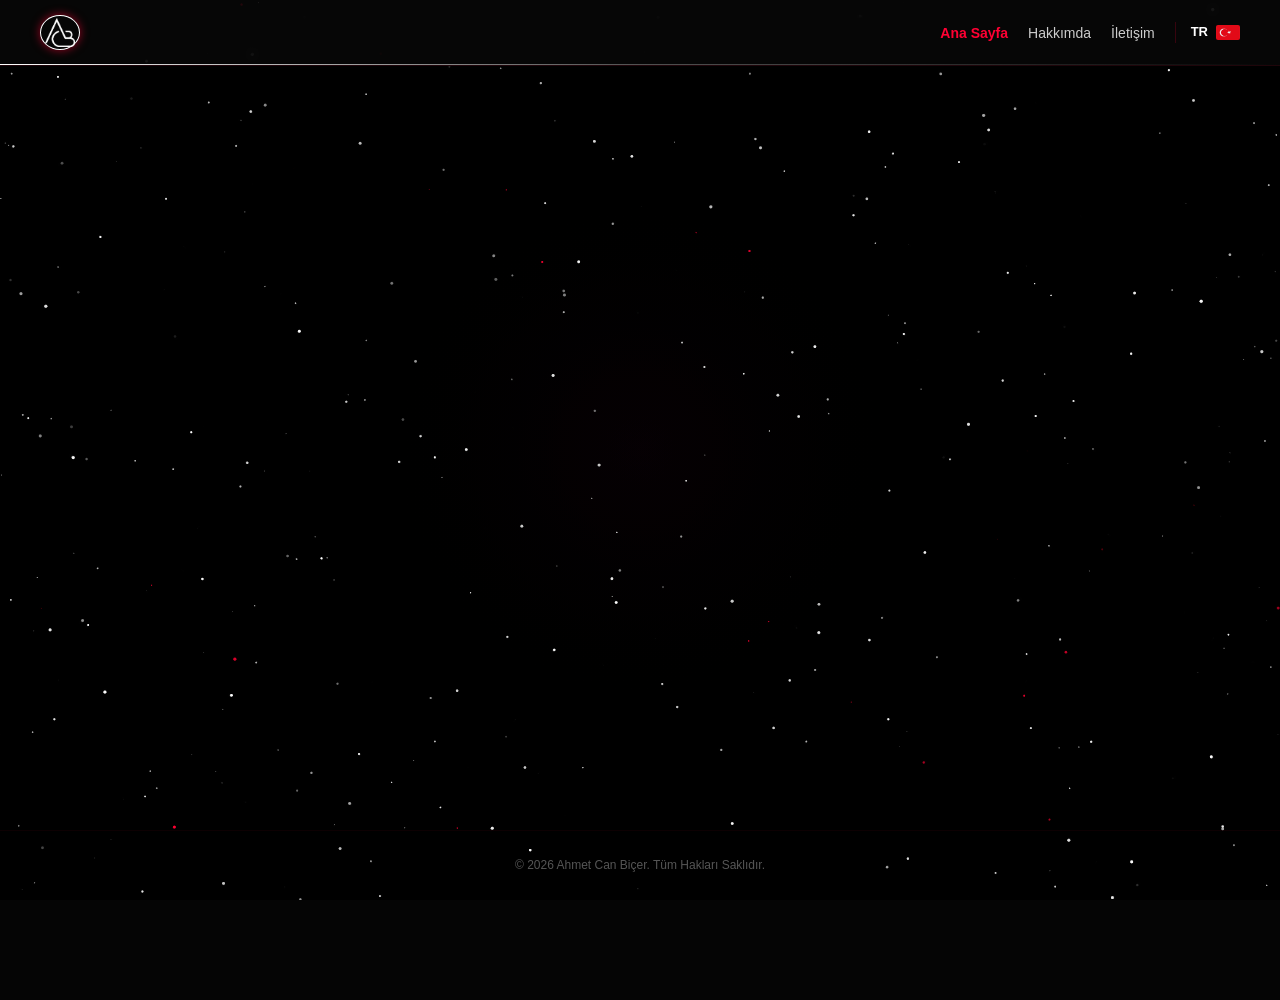
<file: index.html>
<!DOCTYPE html>
<html lang="tr">
<head>
    <meta charset="UTF-8">
    <meta name="viewport" content="width=device-width, initial-scale=1.0">
    <link rel="icon" type="image/png" href="ACB MONOGRAM_SİYAH.png">
    <title>Ahmet Can BİÇER │ Elektronik Teknikeri</title>
    <link rel="stylesheet" href="css-style.css">
    <style>
        * { margin: 0; padding: 0; box-sizing: border-box; }
        body, html { width: 100%; height: 100%; background-color: #050505; color: #ffffff; font-family: 'Segoe UI', Roboto, sans-serif; overflow-x: hidden; }
        
        /* Izgara Efekti */
        body::before { content: ""; position: fixed; top: 0; left: 0; width: 100%; height: 100%; background-image: radial-gradient(rgba(255, 0, 51, 0.05) 1px, transparent 1px); background-size: 30px 30px; z-index: -1; pointer-events: none; }
        
        .navbar { display: flex; justify-content: space-between; align-items: center; padding: 15px 40px; background: rgba(10, 10, 10, 0.6); backdrop-filter: blur(10px); position: fixed; width: 100%; top: 0; z-index: 999; border-bottom: 1px solid rgba(255, 0, 51, 0.1); }
        .navbar-brand { display: flex; align-items: center; padding-right: 15px; border-right: 1px solid rgba(255, 0, 51, 0.1); height: 35px; }
        .nav-links { display: flex; align-items: center; gap: 20px; list-style: none; }
        .nav-links a { color: #cccccc; text-decoration: none; font-size: 14px; font-weight: 500; }
        
        #sarmal-frame { position: fixed; top: 0; left: 0; width: 100%; height: 100%; border: none; background: transparent; z-index: 1; pointer-events: auto; }
        
        .content-layer { position: relative; z-index: 2; display: flex; flex-direction: column; align-items: center; justify-content: center; min-height: 100vh; text-align: center; pointer-events: none; }
        
        @media (max-width: 768px) {
            .navbar { padding: 12px 20px; flex-direction: column; gap: 12px; }
            .navbar-brand { border-right: none; height: auto; }
            .nav-links { gap: 15px; flex-wrap: wrap; justify-content: center; }
            .content-layer { padding-top: 140px; }
        }

        #spaceCanvas {
    position: fixed;
    top: 0;
    left: 0;
    width: 100vw;
    height: 100vh;
    z-index: 1; /* En arkada olması için */
    background: #000;
}
    </style>
</head>
<body>
    <div class="preloader" style="position: fixed; top: 0; left: 0; width: 100%; height: 100%; background: #050505; display: flex; flex-direction: column; justify-content: center; align-items: center; z-index: 9999; transition: opacity 0.6s ease;">
        <div style="position: relative; width: 180px; height: 180px; display: flex; justify-content: center; align-items: center;">
            <div style="position: absolute; width: 100%; height: 100%; border: 3px solid rgba(255, 0, 51, 0.1); border-top: 3px solid #ff0033; border-radius: 50%; animation: spinRing 2s linear infinite;"></div>
            <img src="ACB MONOGRAM_BEYAZ.png" alt="ACB Monogram" style="width: 130px; height: auto; filter: drop-shadow(0 0 20px rgba(255, 0, 51, 0.5)); animation: pulseGlow 2s ease-in-out infinite;">
        </div>
    </div>

    <style>
        @keyframes spinRing { 0% { transform: rotate(0deg); } 100% { transform: rotate(360deg); } }
        @keyframes pulseGlow { 0% { transform: scale(0.95); opacity: 0.7; } 50% { transform: scale(1.05); opacity: 1; } 100% { transform: scale(0.95); opacity: 0.7; } }
    </style>

    <iframe src="animasyon.html" style="position: fixed; top: 0; left: 0; width: 100%; height: 100%; border: none; z-index: 1; pointer-events: none;"></iframe>

    <div class="content-layer">
      <nav class="navbar" style="pointer-events: auto;">
            <div class="navbar-brand" style="border: 1px solid #ffffff; border-radius: 50%; padding: 4px; box-shadow: 0 0 10px rgba(255, 0, 51, 0.6);">
                <img src="ACB MONOGRAM_BEYAZ.png" alt="ACB Logo" style="width: 30px; height: auto; display: block;">
            </div>
            <ul class="nav-links">
                <li><a href="index.html" style="color: #ff0033; font-weight: 600;">Ana Sayfa</a></li>
                <li><a href="hakkimda.html">Hakkımda</a></li>
                <li><a href="iletisim.html">İletişim</a></li>
                <li style="display: flex; align-items: center; gap: 8px; padding-left: 15px; border-left: 1px solid rgba(255, 0, 51, 0.2);">
                    <span style="font-size: 13px; font-weight: 700; color: #ffffff;">TR</span>
                    <img src="turk-bayraki.png" alt="Türk Bayrağı" style="width: 24px; height: auto; display: block; border-radius: 2px;">
                </li>
            </ul>
        </nav>
    </div>

    <footer style="position: fixed; bottom: 0; left: 0; padding: 25px; text-align: center; color: #555; font-size: 12px; width: 100%; border-top: 1px solid rgba(255, 0, 51, 0.05); z-index: 10; pointer-events: none;">&copy; 2026 Ahmet Can Biçer. Tüm Hakları Saklıdır.</footer>

    <script>
        const preloader = document.querySelector('.preloader');
        const isPageRefreshed = performance.getEntriesByType("navigation")[0]?.type === "reload";
        if (isPageRefreshed) { window.addEventListener('load', () => { setTimeout(() => { preloader.style.opacity = '0'; setTimeout(() => preloader.style.display = 'none', 600); }, 3000); }); } else { preloader.style.display = 'none'; }
    </script>

</body>
</html>
</file>
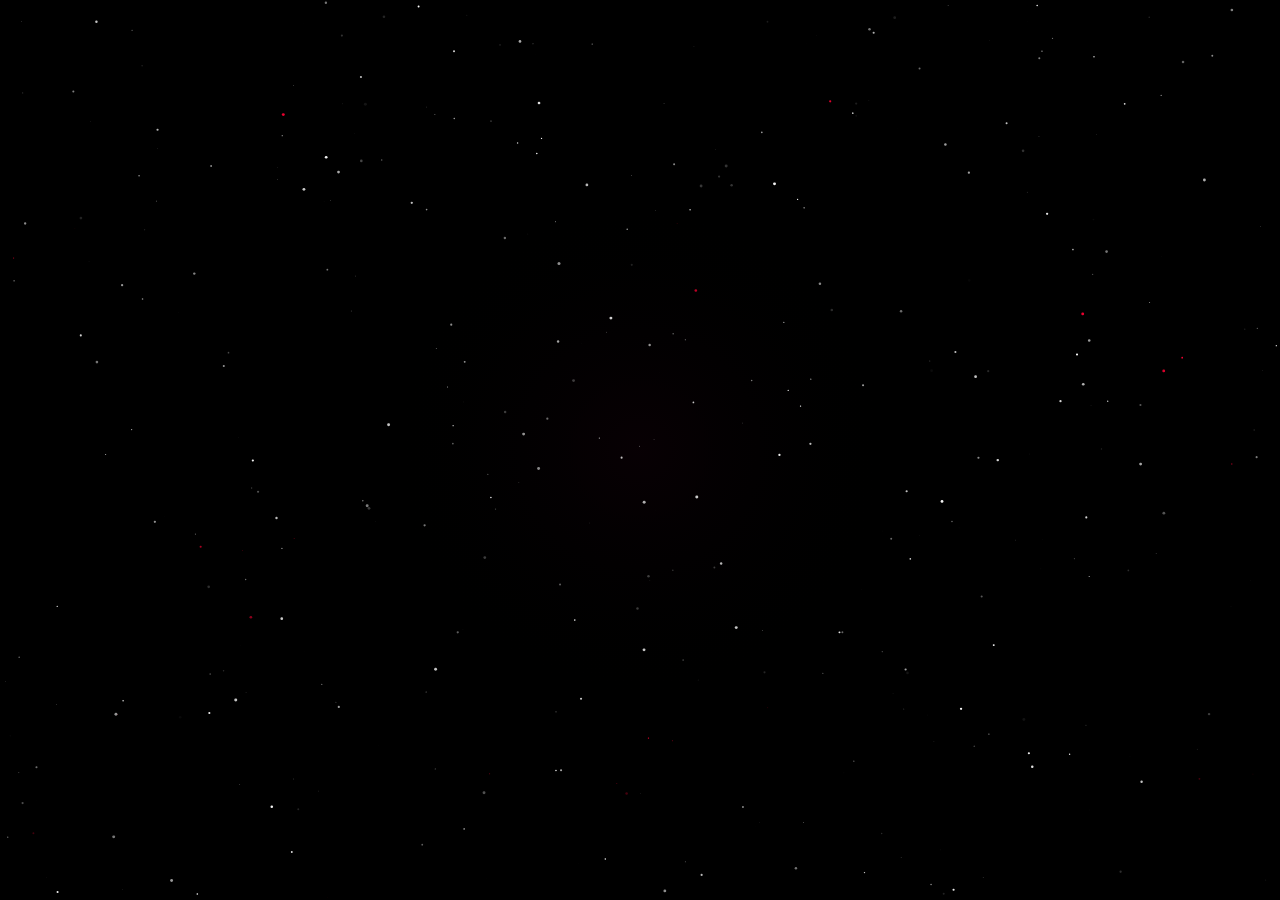
<file: animasyon.html>
<!DOCTYPE html>
<html>
<head>
    <style>
        body { margin: 0; background: #000; overflow: hidden; }
        #spaceCanvas { display: block; }
    </style>
</head>
<body>
    <canvas id="spaceCanvas"></canvas>
    <script>
        const canvas = document.getElementById('spaceCanvas');
        const ctx = canvas.getContext('2d');
        canvas.width = window.innerWidth;
        canvas.height = window.innerHeight;

        // Yıldızları oluştur ve her birine kayma (drift) hızı ver
        const stars = Array.from({length: 400}, () => ({
            x: Math.random() * canvas.width,
            y: Math.random() * canvas.height,
            size: Math.random() * 1.5,
            opacity: Math.random(),
            color: Math.random() > 0.9 ? '#ff0033' : '#ffffff',
            driftX: (Math.random() - 0.5) * 0.2, // X yönünde yavaş kayma
            driftY: (Math.random() - 0.5) * 0.2  // Y yönünde yavaş kayma
        }));

        function animate() {
            ctx.fillStyle = "#000"; 
            ctx.fillRect(0, 0, canvas.width, canvas.height);
            
            // Karadelik Merkezi (Sabit)
            let grad = ctx.createRadialGradient(canvas.width/2, canvas.height/2, 0, canvas.width/2, canvas.height/2, 250);
            grad.addColorStop(0, 'rgba(10, 0, 5, 0.8)'); 
            grad.addColorStop(1, 'transparent');
            ctx.fillStyle = grad; 
            ctx.fillRect(0, 0, canvas.width, canvas.height);

            // Yıldızları güncelle ve çiz
            stars.forEach(s => {
                // Sadece kayma hareketini uygula
                s.x += s.driftX;
                s.y += s.driftY;

                // Ekran sınırlarında döngü
                if (s.x < 0) s.x = canvas.width; if (s.x > canvas.width) s.x = 0;
                if (s.y < 0) s.y = canvas.height; if (s.y > canvas.height) s.y = 0;

                ctx.fillStyle = s.color;
                ctx.globalAlpha = s.opacity;
                ctx.beginPath();
                ctx.arc(s.x, s.y, s.size, 0, Math.PI * 2);
                ctx.fill();
            });
            requestAnimationFrame(animate);
        }
        animate();
    </script>
</body>
</html>
</file>
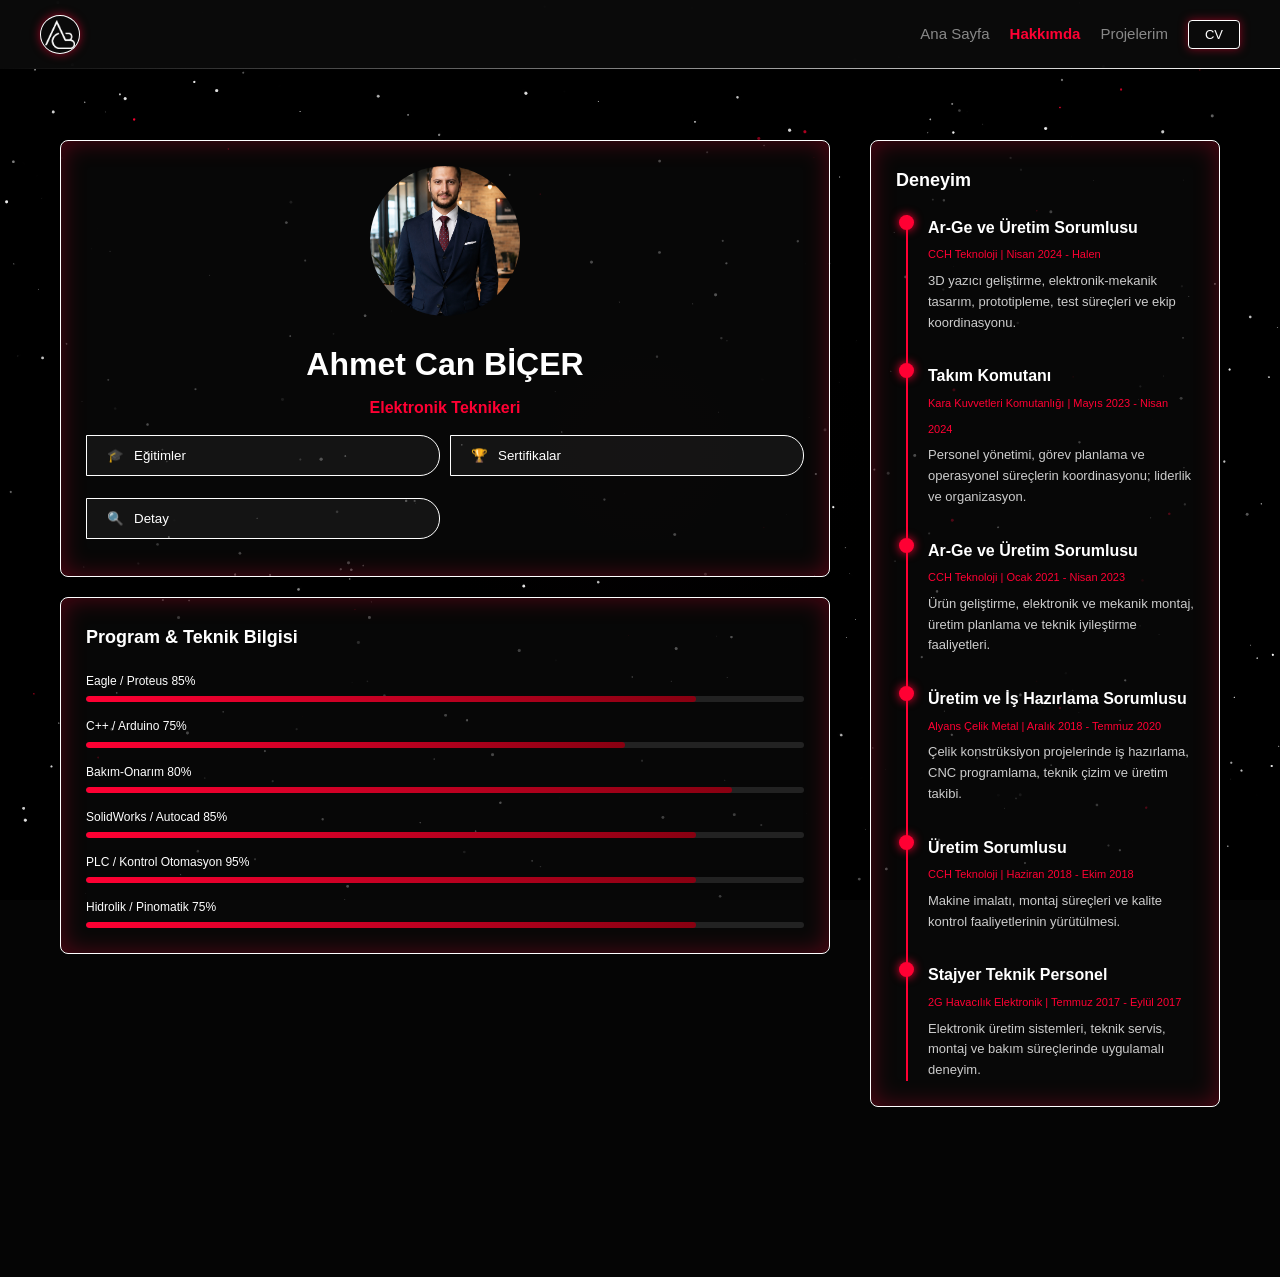
<file: hakkimda.html>
<!DOCTYPE html>
<html lang="tr">
<head>
    <meta charset="UTF-8">
    <meta name="viewport" content="width=device-width, initial-scale=1.0">
    <link rel="icon" type="image/png" href="ACB MONOGRAM_SİYAH.png">
    <title>Hakkımda │ Ahmet Can BİÇER</title>
    <link rel="stylesheet" href="css-style.css">
    <style>
        * { margin: 0; padding: 0; box-sizing: border-box; }
        body { background-color: #050505; color: #ffffff; font-family: 'Segoe UI', Roboto, sans-serif; overflow-x: hidden; min-height: 100vh; padding-bottom: 70px; }
        body::before { content: ""; position: fixed; top: 0; left: 0; width: 100%; height: 100%; background-image: radial-gradient(rgba(255, 255, 255, 0.1) 1px, transparent 1px); background-size: 60px 60px; z-index: -1; }

        .navbar { display: flex; justify-content: space-between; align-items: center; padding: 15px 40px; background: rgba(11, 11, 11, 0.95); backdrop-filter: blur(10px); position: fixed; width: 100%; top: 0; z-index: 999; }
        .navbar::after { content: ""; position: absolute; bottom: 0; left: 0; width: 100%; height: 1px; background: linear-gradient(to left, #ffffff, transparent); }
        
        .info-card { background: rgba(11, 11, 11, 0.7); border: 1px solid #ffffff; padding: 25px; border-radius: 8px; margin-bottom: 20px; box-shadow: inset 0 0 25px rgba(255, 0, 51, 0.3); }
        
        .skill-bar-fill { height: 100%; background: linear-gradient(to right, #ff0033, #880011); border-radius: 10px; }
        .edu-btn { background: rgba(255,255,255,0.05); border: 1px solid #ffffff; color: #fff; padding: 12px 20px; width: 100%; cursor: pointer; margin-bottom: 12px; transition: all 0.3s ease; text-align: left; border-radius: 0 20px 20px 0; display: flex; align-items: center; gap: 10px; }
        .edu-btn:hover { background: #ff0033; border-color: #ff0033; transform: scale(1.02); }

        footer { position: fixed; bottom: 0; width: 100%; padding: 20px; text-align: center; color: #555; font-size: 12px; background: rgba(10, 10, 10, 0.95); }
        footer::before { content: ""; position: absolute; top: 0; left: 0; width: 100%; height: 1px; background: linear-gradient(to left, #ffffff, transparent); }
   
  /* Genel mobil düzenleme */
    @media (max-width: 768px) {
        /* İçerik taşıyıcıyı esnet */
        .container {
            display: block !important; /* Grid'i kapat, blok yap */
            width: 90% !important;
            margin: 0 auto !important;
        }

        /* Tüm kutuları tam genişliğe zorla */
        .left-box, .right-box {
            width: 100% !important;
            margin-bottom: 20px !important;
        }

        /* Yazıların taşmasını engelle */
        body {
            overflow-x: hidden;
            width: 100vw;
        }
    }
   </style>
</head>
<body>

    <nav class="navbar">
        <div class="navbar-brand" style="border: 1px solid #ffffff; border-radius: 50%; padding: 4px; box-shadow: 0 0 10px rgba(255, 0, 51, 0.6);">
            <img src="ACB MONOGRAM_BEYAZ.png" style="width: 30px; display: block;">
        </div>
        <ul class="nav-links" style="display: flex; gap: 20px; list-style: none; align-items: center;">
            <li><a href="index.html" style="color: #888; text-decoration: none;">Ana Sayfa</a></li>
            <li><a href="#" style="color: #ff0033; font-weight: 700; text-decoration: none;">Hakkımda</a></li>
            <li><a href="projelerim.html" style="color: #888; text-decoration: none;">Projelerim</a></li>
            <li><a href="cv.pdf" target="_blank" style="color: #ffffff; border: 1px solid #ffffff; padding: 6px 16px; border-radius: 4px; text-decoration: none; font-size: 13px; box-shadow: 0 0 10px rgba(255, 0, 51, 0.5);">CV</a></li>
        </ul>
    </nav>

<main style="max-width: 1200px; margin: 0 auto; padding: 140px 20px 80px 20px; display: grid; grid-template-columns: 1fr 350px; gap: 40px;">
    
    <!-- SAĞ TARAF ARTIK SOLA GEÇTİ -->
    <div class="right-col">
        <div class="info-card" style="text-align: center;">
            <img src="anasayfa_fotograf.jpeg" style="width: 150px; height: 150px; border-radius: 50%; object-fit: cover; margin-bottom: 15px;">
            <h1 style="margin-bottom: 5px; color: #fff;">Ahmet Can BİÇER</h1>
            <p style="color: #ff0033; font-weight: 600; margin-bottom: 15px;">Elektronik Teknikeri</p>
            
            <div style="display: grid; grid-template-columns: 1fr 1fr; gap: 10px;">
                <button class="edu-btn"><span>🎓</span> Eğitimler</button>
                <button class="edu-btn"><span>🏆</span> Sertifikalar</button>
                <button class="edu-btn"><span>🔍</span> Detay</button>
            </div>
        </div>

        <div class="info-card">
            <h2 style="color: #ffffff; margin-bottom: 20px; font-size: 18px;">Program & Teknik Bilgisi</h2>
                <div class="skill-item"><div class="skill-info" style="color:#fff; font-size:12px; margin-bottom:5px;">Eagle / Proteus <span>85%</span></div><div class="skill-bar-bg" style="background:#222; height:6px; border-radius:10px; overflow:hidden;"><div class="skill-bar-fill" style="width: 85%; height: 100%;"></div></div></div>
                <div class="skill-item" style="margin-top:15px;"><div class="skill-info" style="color:#fff; font-size:12px; margin-bottom:5px;">C++ / Arduino <span>75%</span></div><div class="skill-bar-bg" style="background:#222; height:6px; border-radius:10px; overflow:hidden;"><div class="skill-bar-fill" style="width: 75%; height: 100%;"></div></div></div>
                <div class="skill-item" style="margin-top:15px;"><div class="skill-info" style="color:#fff; font-size:12px; margin-bottom:5px;">Bakım-Onarım <span>80%</span></div><div class="skill-bar-bg" style="background:#222; height:6px; border-radius:10px; overflow:hidden;"><div class="skill-bar-fill" style="width: 90%; height: 100%;"></div></div></div>
                <div class="skill-item" style="margin-top:15px;"><div class="skill-info" style="color:#fff; font-size:12px; margin-bottom:5px;">SolidWorks / Autocad <span>85%</span></div><div class="skill-bar-bg" style="background:#222; height:6px; border-radius:10px; overflow:hidden;"><div class="skill-bar-fill" style="width: 85%; height: 100%;"></div></div></div>
                <div class="skill-item" style="margin-top:15px;"><div class="skill-info" style="color:#fff; font-size:12px; margin-bottom:5px;">PLC / Kontrol Otomasyon <span>95%</span></div><div class="skill-bar-bg" style="background:#222; height:6px; border-radius:10px; overflow:hidden;"><div class="skill-bar-fill" style="width: 85%; height: 100%;"></div></div></div>
                <div class="skill-item" style="margin-top:15px;"><div class="skill-info" style="color:#fff; font-size:12px; margin-bottom:5px;">Hidrolik / Pinomatik <span>75%</span></div><div class="skill-bar-bg" style="background:#222; height:6px; border-radius:10px; overflow:hidden;"><div class="skill-bar-fill" style="width: 85%; height: 100%;"></div></div></div>
            </div>
    </div>

    <!-- SOL TARAF ARTIK SAĞA GEÇTİ -->
    <div class="left-col">
        <div class="info-card">
            <h2 style="color: #ffffff; margin-bottom: 20px; font-size: 18px;">Deneyim</h2>
            <div style="border-left: 2px solid #ff0033; margin-left: 10px; padding-left: 20px;">
   <!-- Deneyim 1 -->
        <div style="margin-bottom: 30px; position: relative;">
            <div style="position: absolute; left: -29px; top: 0; width: 15px; height: 15px; background: #ff0033; border-radius: 50%; box-shadow: 0 0 10px #ff0033;"></div>
            <h4 style="color: #fff;">Ar-Ge ve Üretim Sorumlusu</h4>
            <span style="font-size: 11px; color: #ff0033;">CCH Teknoloji | Nisan 2024 - Halen</span>
            <p style="font-size: 13px; color: #ccc; margin-top: 5px;">3D yazıcı geliştirme, elektronik-mekanik tasarım, prototipleme, test süreçleri ve ekip koordinasyonu.</p>
        </div>

        <!-- Deneyim 2 -->
        <div style="margin-bottom: 30px; position: relative;">
            <div style="position: absolute; left: -29px; top: 0; width: 15px; height: 15px; background: #ff0033; border-radius: 50%; box-shadow: 0 0 10px #ff0033;"></div>
            <h4 style="color: #fff;">Takım Komutanı</h4>
            <span style="font-size: 11px; color: #ff0033;">Kara Kuvvetleri Komutanlığı | Mayıs 2023 - Nisan 2024</span>
            <p style="font-size: 13px; color: #ccc; margin-top: 5px;">Personel yönetimi, görev planlama ve operasyonel süreçlerin koordinasyonu; liderlik ve organizasyon.</p>
        </div>

        <!-- Deneyim 3 -->
        <div style="margin-bottom: 30px; position: relative;">
            <div style="position: absolute; left: -29px; top: 0; width: 15px; height: 15px; background: #ff0033; border-radius: 50%; box-shadow: 0 0 10px #ff0033;"></div>
            <h4 style="color: #fff;">Ar-Ge ve Üretim Sorumlusu</h4>
            <span style="font-size: 11px; color: #ff0033;">CCH Teknoloji | Ocak 2021 - Nisan 2023</span>
            <p style="font-size: 13px; color: #ccc; margin-top: 5px;">Ürün geliştirme, elektronik ve mekanik montaj, üretim planlama ve teknik iyileştirme faaliyetleri.</p>
        </div>

        <!-- Deneyim 4 -->
        <div style="margin-bottom: 30px; position: relative;">
            <div style="position: absolute; left: -29px; top: 0; width: 15px; height: 15px; background: #ff0033; border-radius: 50%; box-shadow: 0 0 10px #ff0033;"></div>
            <h4 style="color: #fff;">Üretim ve İş Hazırlama Sorumlusu</h4>
            <span style="font-size: 11px; color: #ff0033;">Alyans Çelik Metal | Aralık 2018 - Temmuz 2020</span>
            <p style="font-size: 13px; color: #ccc; margin-top: 5px;">Çelik konstrüksiyon projelerinde iş hazırlama, CNC programlama, teknik çizim ve üretim takibi.</p>
        </div>

        <!-- Deneyim 5 -->
        <div style="margin-bottom: 30px; position: relative;">
            <div style="position: absolute; left: -29px; top: 0; width: 15px; height: 15px; background: #ff0033; border-radius: 50%; box-shadow: 0 0 10px #ff0033;"></div>
            <h4 style="color: #fff;">Üretim Sorumlusu</h4>
            <span style="font-size: 11px; color: #ff0033;">CCH Teknoloji | Haziran 2018 - Ekim 2018</span>
            <p style="font-size: 13px; color: #ccc; margin-top: 5px;">Makine imalatı, montaj süreçleri ve kalite kontrol faaliyetlerinin yürütülmesi.</p>
        </div>

        <!-- Deneyim 6 -->
        <div style="margin-bottom: 0; position: relative;">
            <div style="position: absolute; left: -29px; top: 0; width: 15px; height: 15px; background: #ff0033; border-radius: 50%; box-shadow: 0 0 10px #ff0033;"></div>
            <h4 style="color: #fff;">Stajyer Teknik Personel</h4>
            <span style="font-size: 11px; color: #ff0033;">2G Havacılık Elektronik | Temmuz 2017 - Eylül 2017</span>
            <p style="font-size: 13px; color: #ccc; margin-top: 5px;">Elektronik üretim sistemleri, teknik servis, montaj ve bakım süreçlerinde uygulamalı deneyim.</p>
        </div>

    </div>
</div>

    

</main>

<!-- Animasyon Arka Planı -->
    <iframe src="animasyon.html" style="position: fixed; top: 0; left: 0; width: 100%; height: 100%; border: none; z-index: -1; pointer-events: none;"></iframe>

  
</body>
</html>
</file>
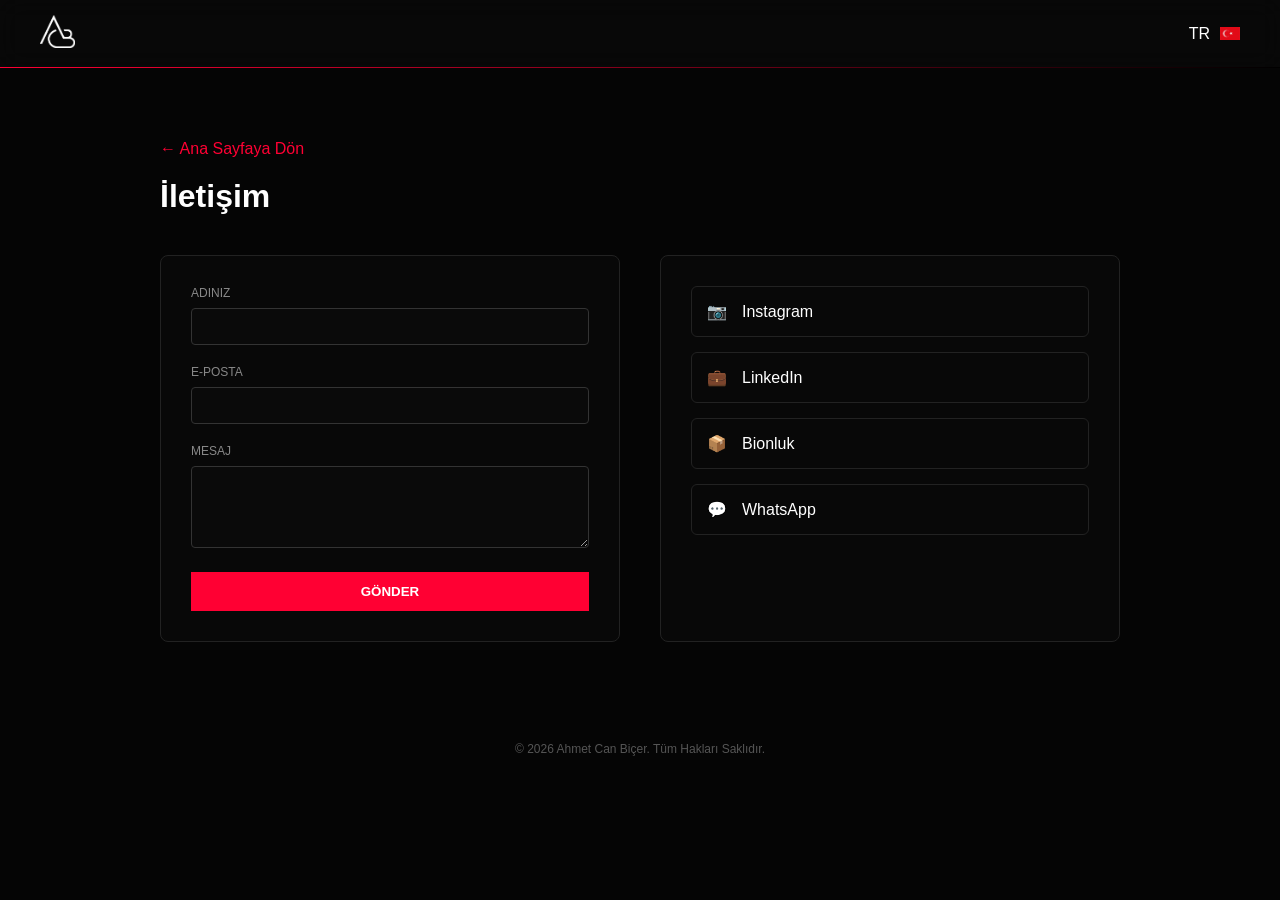
<file: iletisim.html>
<!DOCTYPE html>
<html lang="tr">
<head>
    <meta charset="UTF-8">
    <meta name="viewport" content="width=device-width, initial-scale=1.0">
    <link rel="icon" type="image/png" href="ACB MONOGRAM_SİYAH.png">
    <title>İletişim │ Ahmet Can BİÇER</title>
    <style>
        * { margin: 0; padding: 0; box-sizing: border-box; }
        body { background-color: #050505; color: #ffffff; font-family: 'Segoe UI', Roboto, sans-serif; }
        
        /* Navbar ve Çizgi */
        .navbar { display: flex; justify-content: space-between; align-items: center; padding: 15px 40px; background: rgba(11, 11, 11, 0.6); backdrop-filter: blur(12px); position: fixed; width: 100%; top: 0; z-index: 998; border-bottom: 1px solid transparent; border-image: linear-gradient(to right, #ff0033, #000); border-image-slice: 1; }
        
        .contact-container { max-width: 1000px; margin: 0 auto; padding: 140px 20px 60px 20px; }
        .grid-wrapper { display: grid; grid-template-columns: 1fr 1fr; gap: 40px; margin-top: 40px; }
        
        /* Kutucuklar */
        .box { border: 1px solid #222; padding: 30px; border-radius: 8px; background: rgba(255,255,255,0.01); }
        
        .form-group { margin-bottom: 20px; }
        .form-label { display: block; font-size: 12px; margin-bottom: 8px; color: #888; text-transform: uppercase; }
        .form-input { width: 100%; padding: 10px; background: #0a0a0a; border: 1px solid #333; border-radius: 4px; color: white; }
        
        .btn-submit { width: 100%; padding: 12px; background: #ff0033; color: white; border: none; cursor: pointer; font-weight: bold; }
        
        /* Sağ Kutu Linkler */
        .link-item { display: flex; align-items: center; gap: 15px; padding: 15px; border: 1px solid #222; margin-bottom: 15px; border-radius: 6px; transition: 0.3s; color: white; text-decoration: none; }
        .link-item:hover { border-color: #ff0033; }
        
        footer { padding: 40px; text-align: center; color: #555; font-size: 12px; }

        @media (max-width: 768px) { .grid-wrapper { grid-template-columns: 1fr; } }
    </style>
</head>
<body>

    <nav class="navbar">
        <div class="navbar-brand"><img src="ACB MONOGRAM_BEYAZ.png" alt="Logo" style="width: 35px;"></div>
        <div style="display: flex; align-items: center; gap: 10px;"><span>TR</span> <img src="turk-bayraki.png" style="width: 20px;"></div>
    </nav>

    <main class="contact-container">
        <a href="index.html" style="color: #ff0033; text-decoration: none;">&larr; Ana Sayfaya Dön</a>
        <h1 style="margin: 20px 0;">İletişim</h1>
        
        <div class="grid-wrapper">
            <div class="box">
                <form>
                    <div class="form-group"><label class="form-label">Adınız</label><input type="text" class="form-input"></div>
                    <div class="form-group"><label class="form-label">E-Posta</label><input type="email" class="form-input"></div>
                    <div class="form-group"><label class="form-label">Mesaj</label><textarea rows="4" class="form-input"></textarea></div>
                    <button type="submit" class="btn-submit">GÖNDER</button>
                </form>
            </div>

            <div class="box">
                <a href="#" class="link-item"><span>📷</span> Instagram</a>
                <a href="#" class="link-item"><span>💼</span> LinkedIn</a>
                <a href="#" class="link-item"><span>📦</span> Bionluk</a>
                <a href="#" class="link-item"><span>💬</span> WhatsApp</a>
            </div>
        </div>
    </main>

    <footer>&copy; 2026 Ahmet Can Biçer. Tüm Hakları Saklıdır.</footer>

</body>
</html>
</file>
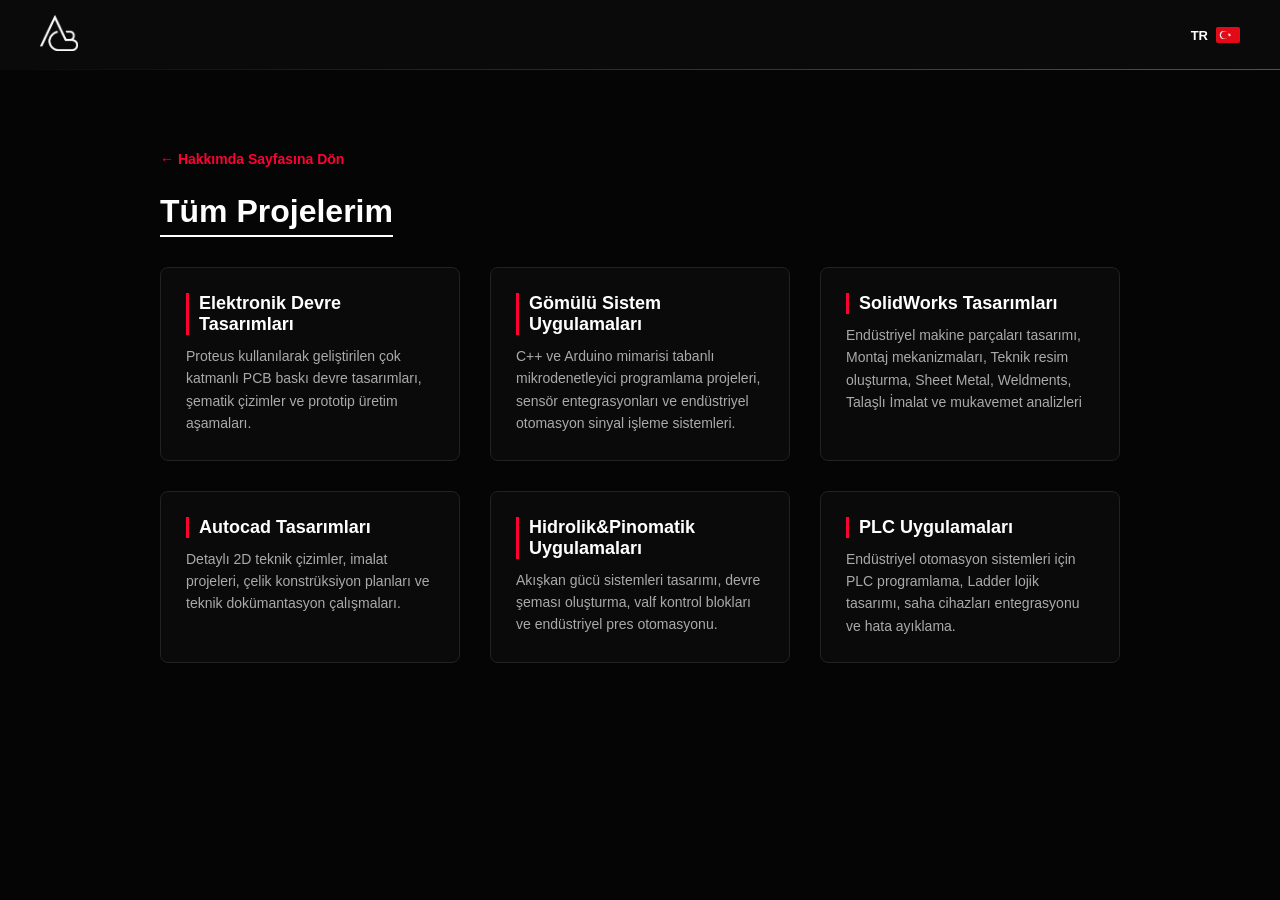
<file: projelerim.html>
<!DOCTYPE html>
<html lang="tr">
<head>
    <meta charset="UTF-8">
    <meta name="viewport" content="width=device-width, initial-scale=1.0">
    <link rel="icon" type="image/png" href="ACB MONOGRAM_SİYAH.png">
    <title>Projelerim │ Ahmet Can BİÇER</title>
    <style>
        * { margin: 0; padding: 0; box-sizing: border-box; }
        body { background-color: #050505; color: #ffffff; font-family: 'Segoe UI', Roboto, sans-serif; overflow-x: hidden; }
        
       /* Navbar ve Çizgi */
        .navbar { display: flex; justify-content: space-between; align-items: center; padding: 15px 40px; background: rgba(11, 11, 11, 0.95); backdrop-filter: blur(10px); position: fixed; width: 100%; top: 0; z-index: 999; }
        .navbar::after { content: ""; position: absolute; bottom: 0; left: 0; width: 100%; height: 1px; background: linear-gradient(to left, #ff0033, transparent); }
        
        /* Container'a daha fazla üst boşluk vererek navbar'ın altına düşmesini sağla */
    .project-container { 
        max-width: 1000px; 
        margin: 0 auto; 
        padding-top: 150px; /* Burayı biraz artırdık (140->150) */
        padding-bottom: 60px;
        padding-left: 20px;
        padding-right: 20px;
        min-height: 100vh;
        box-sizing: border-box;
    }

        /* Proje Kartları (Hakkımda ile uyumlu çerçeve) */
        .projects-grid { display: grid; grid-template-columns: repeat(auto-fit, minmax(300px, 1fr)); gap: 30px; margin-top: 30px; }
        .project-card { 
            background: rgba(255,255,255,0.02); 
            border: 1px solid #222; 
            padding: 25px; 
            border-radius: 8px; 
            transition: 0.3s;
        }
        .project-card:hover { border-color: #ff0033; }
        .project-card h3 { color: #ffffff; margin-bottom: 10px; font-size: 18px; border-left: 3px solid #ff0033; padding-left: 10px; }

        @media (max-width: 768px) {
            .navbar { padding: 12px 20px !important; }
            .projects-grid { grid-template-columns: 1fr; }
        }
    </style>
</head>
<body>

    <nav class="navbar">
        <div class="navbar-brand">
            <img src="ACB MONOGRAM_BEYAZ.png" alt="ACB Logo" style="width: 38px;">
        </div>
        <div style="display: flex; align-items: center; gap: 8px;">
            <span style="font-size: 13px; font-weight: 700;">TR</span>
            <img src="turk-bayraki.png" alt="TR" style="width: 24px; border-radius: 2px;">
        </div>
    </nav>

    <main class="project-container">
        <!-- Kırmızı Dönüş Linki -->
        <div style="margin-bottom: 25px;">
            <a href="hakkimda.html" style="color: #ff0033; text-decoration: none; font-size: 14px; font-weight: 600; display: inline-flex; align-items: center; gap: 5px;">&larr; Hakkımda Sayfasına Dön</a>
        </div>
        
        <h1 style="font-size: 32px; font-weight: 800; color: #ffffff; border-bottom: 2px solid #ffffff; display: inline-block; padding-bottom: 5px;">Tüm Projelerim</h1>
        
        <div class="projects-grid">
            <div class="project-card">
                <h3>Elektronik Devre Tasarımları</h3>
                <p style="color: #aaaaaa; font-size: 14px; line-height: 1.6;">Proteus kullanılarak geliştirilen çok katmanlı PCB baskı devre tasarımları, şematik çizimler ve prototip üretim aşamaları.</p>
            </div>
            <div class="project-card">
                <h3>Gömülü Sistem Uygulamaları</h3>
                <p style="color: #aaaaaa; font-size: 14px; line-height: 1.6;">C++ ve Arduino mimarisi tabanlı mikrodenetleyici programlama projeleri, sensör entegrasyonları ve endüstriyel otomasyon sinyal işleme sistemleri.</p>
            </div>
            <div class="project-card">
                <h3>SolidWorks Tasarımları</h3>
                <p style="color: #aaaaaa; font-size: 14px; line-height: 1.6;">Endüstriyel makine parçaları tasarımı, Montaj mekanizmaları, Teknik resim oluşturma, Sheet Metal, Weldments, Talaşlı İmalat ve mukavemet analizleri</p>
            </div>
            <div class="project-card">
                <h3>Autocad Tasarımları</h3>
                <p style="color: #aaaaaa; font-size: 14px; line-height: 1.6;">Detaylı 2D teknik çizimler, imalat projeleri, çelik konstrüksiyon planları ve teknik dokümantasyon çalışmaları.</p>
            </div>
            <div class="project-card">
                <h3>Hidrolik&Pinomatik Uygulamaları</h3>
                <p style="color: #aaaaaa; font-size: 14px; line-height: 1.6;">Akışkan gücü sistemleri tasarımı, devre şeması oluşturma, valf kontrol blokları ve endüstriyel pres otomasyonu.</p>
            </div>
            <div class="project-card">
                <h3>PLC Uygulamaları</h3>
                <p style="color: #aaaaaa; font-size: 14px; line-height: 1.6;">Endüstriyel otomasyon sistemleri için PLC programlama, Ladder lojik tasarımı, saha cihazları entegrasyonu ve hata ayıklama.</p>
            </div>
        </div>
    </main>

</body>
</html>
</file>
<file: css-style.css>
/* ==========================================
   1. ELİT SİYAH & BEYAZ KONTRAST DEĞİŞKENLERİ
   ========================================== */
:root {
    --bg-mat-black: #0c0c0d;     /* Derin Mat Siyah */
    --bg-darker: #131315;        /* Menü ve Alt Bar İçin Premium Siyah */
    --text-pure-white: #ffffff;  /* Saf Beyaz Yazılar */
    --text-muted-gray: #a1a1aa;  /* Slate Gri */
    --font-main: 'Segoe UI', Tahoma, Geneva, Verdana, sans-serif;
}

* {
    margin: 0;
    padding: 0;
    box-sizing: border-box;
}

body {
    background-color: var(--bg-mat-black);
    color: var(--text-pure-white);
    font-family: var(--font-main);
    line-height: 1.6;
    padding-bottom: 100px; /* Sosyal bar için alt boşluk artırıldı */
}

a {
    color: inherit;
    text-decoration: none;
    transition: all 0.3s ease;
}

/* ==========================================
   FERSAH: 10 SANİYE YANIP SÖNEN LOGO INTROSU
   ========================================== */
.preloader {
    position: fixed;
    top: 0;
    left: 0;
    width: 100%;
    height: 100vh;
    background-color: #000000;
    z-index: 9999;
    display: flex;
    justify-content: center;
    align-items: center;
    animation: fadeOutUp 0.8s cubic-bezier(0.77, 0, 0.175, 1) forwards;
    animation-delay: 10s; 
    pointer-events: none;
}

.preloader-circle {
    width: 220px;
    height: 220px;
    border: 1px solid rgba(255, 255, 255, 0.15);
    border-radius: 50%;
    display: flex;
    flex-direction: column;
    justify-content: center;
    align-items: center;
    padding: 20px;
    opacity: 0;
    transform: scale(0.95);
    animation: 
        circleEntrance 1.2s cubic-bezier(0.16, 1, 0.3, 1) forwards,
        premiumPulse 2.5s ease-in-out infinite alternate;
    animation-delay: 0.2s, 1.2s;
}

.logo-top {
    font-size: 32px;
    font-weight: 500;
    letter-spacing: 6px;
    color: #ffffff;
    line-height: 1;
    margin-bottom: 10px;
}

.logo-bottom {
    font-size: 14px;
    font-weight: 400;
    letter-spacing: 8px;
    color: rgba(255, 255, 255, 0.8);
    text-transform: uppercase;
    line-height: 1;
    text-indent: 8px;
}

@keyframes circleEntrance {
    to { opacity: 1; transform: scale(1); border-color: rgba(255, 255, 255, 0.4); }
}
@keyframes premiumPulse {
    0% { opacity: 0.5; transform: scale(0.98); border-color: rgba(255, 255, 255, 0.2); }
    100% { opacity: 1; transform: scale(1.02); border-color: rgba(255, 255, 255, 0.6); }
}
@keyframes fadeOutUp {
    to { transform: translateY(-100%); }
}

/* ==========================================
   2. NAVİGASYON (MENÜ) VE ŞEKİLLİ ALT ÇİZGİ
   ========================================== */
.navbar {
    display: flex;
    justify-content: space-between;
    align-items: center;
    padding: 15px 8%;
    background-color: var(--bg-darker);
    position: relative;
    z-index: 90;
}

.navbar::after {
    content: "";
    position: absolute;
    bottom: 0;
    left: 0;
    width: 100%;
    height: 1px;
    background: linear-gradient(to right, rgba(255, 255, 255, 1) 0%, rgba(255, 255, 255, 0.3) 50%, rgba(255, 255, 255, 0) 100%);
}

/* Menüdeki Yuvarlak Logo Alanı */
.navbar-brand {
    display: flex;
    align-items: center;
    gap: 15px;
}

.nav-logo-circle {
    width: 65px;
    height: 65px;
    border: 1px solid rgba(255, 255, 255, 0.4);
    border-radius: 50%;
    display: flex;
    flex-direction: column;
    justify-content: center;
    align-items: center;
}

.nav-logo-top {
    font-size: 11px;
    font-weight: 600;
    letter-spacing: 1px;
    color: #fff;
    line-height: 1;
}

.nav-logo-bottom {
    font-size: 5px;
    font-weight: 400;
    letter-spacing: 1.5px;
    color: rgba(255, 255, 255, 0.7);
    line-height: 1;
    margin-top: 2px;
    text-indent: 1px;
}

.brand-text {
    font-size: 14px;
    font-weight: 400;
    letter-spacing: 4px;
    color: var(--text-muted-gray);
    text-transform: uppercase;
    border-left: 1px solid rgba(255, 255, 255, 0.2);
    padding-left: 15px;
}

.nav-links {
    list-style: none;
    display: flex;
    gap: 25px;
    align-items: center;
}

.nav-links a {
    color: var(--text-muted-gray);
    font-weight: 500;
    font-size: 15px;
}

.nav-links a:hover, .nav-links a.active {
    color: var(--text-pure-white);
}

.cv-btn {
    border: 1px solid rgba(255, 255, 255, 0.3);
    padding: 6px 14px;
    border-radius: 4px;
    font-size: 14px !important;
}
.cv-btn:hover {
    background-color: var(--text-pure-white);
    color: var(--bg-mat-black) !important;
}

/* ==========================================
   3. ANA SAYFA SİNEMATİK TEKNOLOJİ VİTRİNİ
   ========================================== */
.container {
    max-width: 1400px;
    margin: 40px auto;
    padding: 0 40px;
}

.showcase-wrapper {
    width: 100%;
    display: flex;
    flex-direction: column;
    align-items: center;
    justify-content: center;
    min-height: 65vh;
}

/* Sürekli Dönen Animasyon / GIF Kutusu */
.tech-video-container {
    width: 100%;
    max-width: 950px;
    height: 480px;
    background-color: #000;
    border: 1px solid rgba(255, 255, 255, 0.1);
    border-radius: 6px;
    overflow: hidden;
    box-shadow: 0 25px 60px rgba(0, 0, 0, 0.8);
    margin-bottom: 30px;
    position: relative;
}

.tech-video-container img {
    width: 100%;
    height: 100%;
    object-fit: cover; /* Videonun/Gifin alanı tam kaplaması için */
}

.showcase-text {
    font-size: 13px;
    text-transform: uppercase;
    letter-spacing: 6px;
    color: var(--text-muted-gray);
    text-align: center;
    margin-bottom: 10px;
}

/* ==========================================
   4. EN ALTAKİ SOSYAL MEDYA İKON BARI
   ========================================== */
.social-footer-bar {
    display: flex;
    justify-content: center;
    align-items: center;
    gap: 35px;
    padding: 25px;
    background-color: var(--bg-darker);
    position: fixed;
    bottom: 0;
    width: 100%;
    z-index: 80;
}

.social-footer-bar::before {
    content: "";
    position: absolute;
    top: 0;
    left: 0;
    width: 100%;
    height: 1px;
    background: linear-gradient(to right, rgba(255, 255, 255, 0) 0%, rgba(255, 255, 255, 0.15) 50%, rgba(255, 255, 255, 0) 100%);
}

.social-icon-link {
    display: flex;
    align-items: center;
    justify-content: center;
    width: 24px;
    height: 24px;
    opacity: 0.6;
    transition: all 0.3s ease;
}

.social-icon-link:hover {
    opacity: 1;
    transform: translateY(-3px);
}

.social-icon-link svg {
    width: 100%;
    height: 100%;
    fill: var(--text-pure-white); /* Logoların saf beyaz görünmesi için */
}

/* Mobil Uyum */
@media (max-width: 768px) {
    .tech-video-container { height: 280px; }
    .brand-text { display: none; } /* Mobilde yan yazıyı gizler */
}



/* ==========================================
   5. HAKKIMDA SAYFASI (ORİJİNAL KİLİTLİ DÜZEN)
   ========================================== */
.hero {
    display: flex;
    flex-direction: row;
    justify-content: space-between;
    align-items: center;
    gap: 110px;
    min-height: 50vh;
    margin-bottom: 60px;
}

.hero h1 {
    font-size: 48px;
    margin-bottom: 15px;
}

.hero p {
    font-size: 20px;
    color: var(--text-muted-gray);
    margin-bottom: 30px;
    max-width: 600px;
}

.hero-photo-wrapper {
    flex: 0 0 320px;
    display: flex;
    justify-content: center;
    align-items: center;
}

/* Hakkımda profil resmini ilk günkü gibi sabitleyen kilit boyut */
.hero-photo {
    width: 100%;
    height: auto;
    max-width: 320px;
    border-radius: 20%;
    object-fit: cover;
    border: 4px solid var(--text-pure-white);
    box-shadow: 0 0 25px rgba(255, 255, 255, 0.2);
}

.hero-content {
    flex: 1;
}

.timeline-container {
    position: relative;
    max-width: 800px;
    margin: 50px auto;
    padding: 20px;
}

.timeline-line {
    position: absolute;
    left: 30px;
    top: 0;
    bottom: 0;
    width: 4px;
    background: #333;
    border-radius: 2px;
}

.timeline-item {
    position: relative;
    margin-bottom: 40px;
    padding-left: 60px;
}

.timeline-dot {
    position: absolute;
    left: 22px;
    top: 20px;
    width: 20px;
    height: 20px;
    background-color: var(--text-pure-white);
    border: 4px solid #000;
    border-radius: 50px;
    z-index: 2;
}

.timeline-dot.flag-icon {
    background: none;
    border: none;
    left: 18px;
    top: 15px;
    font-size: 20px;
}

.timeline-content {
    background: var(--bg-darker);
    border: 2px solid #333;
    padding: 20px;
    border-radius: 25px;
    position: relative;
    transition: all 0.3s ease;
}

.timeline-content:hover {
    transform: translateY(-5px);
    box-shadow: 5px 5px 0px var(--text-pure-white);
}

.timeline-content .date {
    display: block;
    font-weight: bold;
    color: var(--text-muted-gray);
    margin-bottom: 5px;
    font-size: 0.9rem;
}

.timeline-content h3 {
    margin: 0 0 10px 0;
    color: var(--text-pure-white);
    font-size: 1.2rem;
}

.timeline-content p {
    margin: 0;
    color: var(--text-muted-gray);
    font-size: 0.95rem;
    line-height: 1.5;
}

@media (min-width: 768px) {
    .timeline-line { left: 50%; transform: translateX(-50%); }
    .timeline-item { width: 50%; padding-left: 0; }
    .timeline-item:nth-child(even) { margin-left: auto; padding-left: 40px; }
    .timeline-item:nth-child(even) .timeline-dot { left: -10px; }
    .timeline-item:nth-child(even) .timeline-dot.flag-icon { left: -14px; }
    .timeline-item:nth-child(odd) { margin-right: auto; padding-right: 40px; text-align: right; }
    .timeline-item:nth-child(odd) .timeline-dot { right: -10px; left: auto; }
    .timeline-item:nth-child(odd) .timeline-dot.flag-icon { right: -14px; left: auto; }
}


/* ==========================================
   6. PROJELERİM ALANI (İLK ORİJİNAL YAN YANA DÜZEN)
   ========================================== */
.projects-container, .projects-grid {
    display: grid !important;
    grid-template-columns: repeat(2, 1fr) !important; /* KESİNLİKLE yan yana 2 kart yapar */
    gap: 30px !important;
    max-width: 95% !important;
    width: 95% !important;
    margin: 50px auto !important;
    padding: 0 10px;
    box-sizing: border-box;
}

.project-card {
    display: flex !important;
    flex-direction: row !important; /* Resim solda, yazı sağda */
    background-color: var(--bg-darker);
    border: 1px solid #2d2d30;
    border-radius: 12px;
    overflow: hidden;
    box-shadow: 0 10px 20px rgba(0, 0, 0, 0.3);
    transition: all 0.3s ease;
    min-height: 420px; 
    height: auto !important;
}

.project-card:hover {
    transform: translateY(-5px);
    border-color: var(--text-pure-white);
}

.project-image-wrapper {
    flex: 0 0 45% !important; /* Resim kutusunun genişliğini kilitler */
    width: 45% !important;
    overflow: hidden;
    display: flex;
    align-items: center;
    justify-content: center;
    padding: 15px;
    box-sizing: border-box;
    border-radius: 10px;
    border: 1px solid rgba(255, 255, 255, 0.1);
    background-color: rgba(22, 22, 23, 0.5);
}

/* Proje resimlerinin devasa büyümesini önleyen kesin kilit kod */
.project-card img {
    width: 100%;
    height: 100%;
    max-height: 250px; /* Resmin dikeyde taşmasını engeller */
    object-fit: contain; /* Resmi bozmadan kutuya sığdırır */
    display: block;
    border-radius: 15px;
}

.project-info, .project-info-wrapper {
    padding: 30px;
    flex: 1;
    width: 55% !important;
    display: flex;
    flex-direction: column;
    justify-content: space-between;
    box-sizing: border-box;
}

.project-info h3, .project-info-wrapper h3 {
    margin: 0 0 8px 0;
    font-size: 1.35rem;
    color: #ffffff;
    line-height: 1.3;
}

.project-info p, .project-info-wrapper p {
    margin: 0 0 15px 0;
    font-size: 0.95rem;
    color: var(--text-muted-gray);
    line-height: 1.5;
}

.project-details-list {
    margin-top: 10px;
    margin-bottom: 25px;
    padding-left: 20px; 
}

.project-details-list li {
    color: var(--text-muted-gray);
    font-size: 14px;
    line-height: 1.6;
    margin-bottom: 6px;
    list-style-type: disc;
}

.project-link {
    color: var(--text-pure-white);
    text-decoration: none;
    font-weight: 600;
    font-size: 0.9rem;
    transition: color 0.2s;
    display: inline-flex;
    align-items: center;
    margin-top: auto; 
}

h2 .highlight {
    font-weight: 700;
}

@media (max-width: 768px) {
    .social-footer-bar {
        position: relative !important; /* Mobilde sabitliği kaldırarak içeriklerin üstüne binmesini önler */
        margin-top: 40px;
    }
    body {
        padding-bottom: 0px !important;
    }
}

/* Sayfa ilk açıldığında yukarı doğru pürüzsüz kayma efekti */
main.container {
    animation: pageFadeInUp 0.6s cubic-bezier(0.16, 1, 0.3, 1) forwards;
    opacity: 0;
}

@keyframes pageFadeInUp {
    0% {
        opacity: 0;
        transform: translateY(30px); /* Sayfa 30px aşağıdan yukarı doğru süzülür */
    }
    100% {
        opacity: 1;
        transform: translateY(0);
    }
}

/* Preloader ekranının yukarı kayarken arkasında pürüz bırakmaması için sabitleme */
.preloader {
    will-change: transform;
}
</file>
